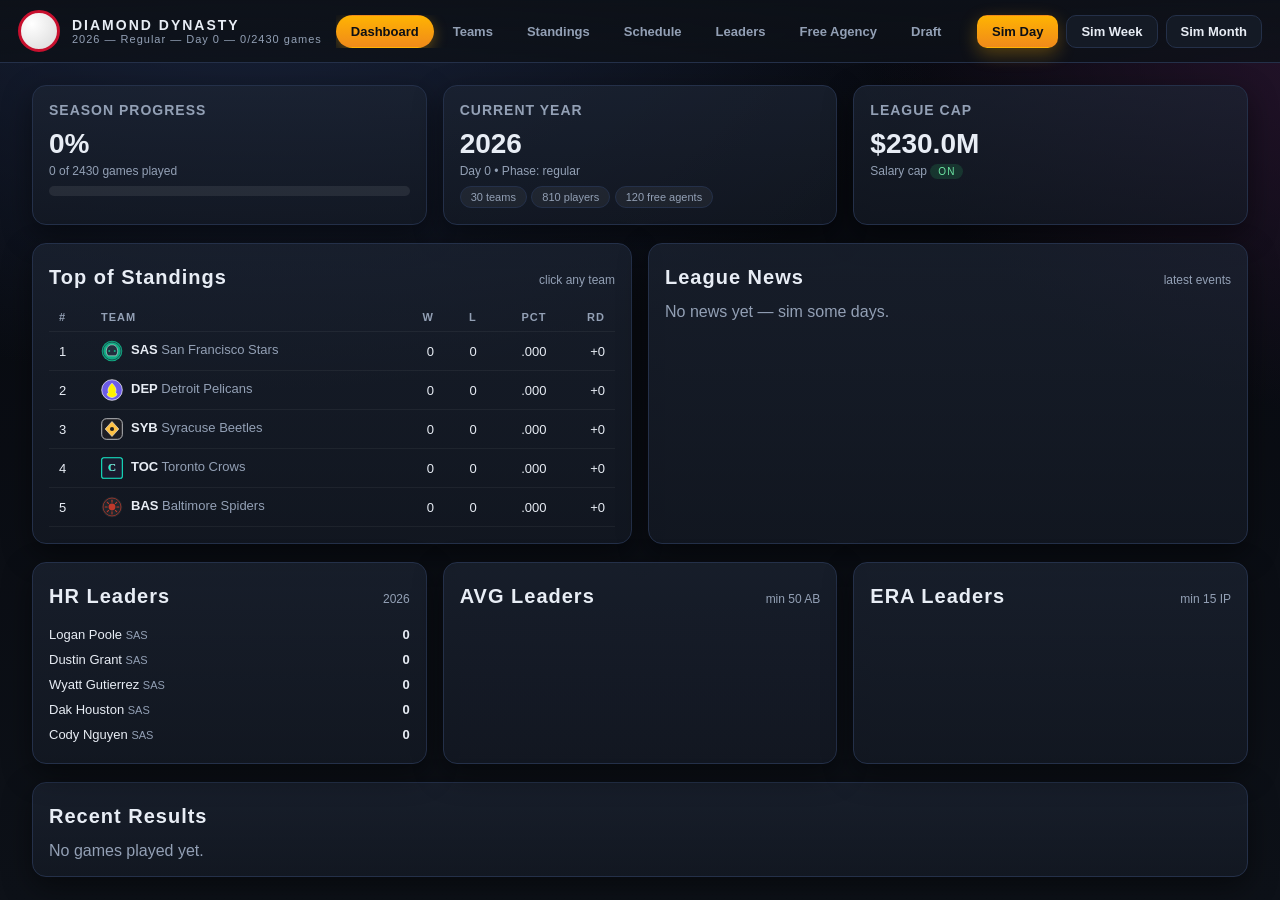
<file: bbgame/index.html>
<!DOCTYPE html>
<html lang="en">
<head>
<meta charset="UTF-8" />
<meta name="viewport" content="width=device-width, initial-scale=1.0, viewport-fit=cover" />
<meta name="apple-mobile-web-app-capable" content="yes" />
<meta name="apple-mobile-web-app-status-bar-style" content="black-translucent" />
<title>Diamond Dynasty Sim — Baseball Simulation</title>
<link rel="stylesheet" href="css/styles.css" />
<link rel="icon" href="data:image/svg+xml,%3Csvg xmlns='http://www.w3.org/2000/svg' viewBox='0 0 64 64'%3E%3Ccircle cx='32' cy='32' r='28' fill='%23f9f9f9' stroke='%23c8102e' stroke-width='3'/%3E%3Cpath d='M14 22 Q32 14 50 22' stroke='%23c8102e' stroke-width='2' fill='none'/%3E%3Cpath d='M14 42 Q32 50 50 42' stroke='%23c8102e' stroke-width='2' fill='none'/%3E%3C/svg%3E" />
</head>
<body>
<div id="splash" class="splash">
  <div class="splash-inner">
    <div class="splash-logo"></div>
    <h1>DIAMOND DYNASTY</h1>
    <p class="tagline">Pure Baseball Simulation</p>
    <div class="splash-loader"><div></div></div>
  </div>
</div>

<div id="app" class="app hidden">
  <header class="topbar">
    <div class="brand">
      <div class="brand-mark"></div>
      <div>
        <div class="brand-title">DIAMOND DYNASTY</div>
        <div class="brand-sub" id="season-indicator">Season — / —</div>
      </div>
    </div>
    <nav class="nav">
      <button data-view="dashboard" class="nav-btn active">Dashboard</button>
      <button data-view="teams" class="nav-btn">Teams</button>
      <button data-view="standings" class="nav-btn">Standings</button>
      <button data-view="schedule" class="nav-btn">Schedule</button>
      <button data-view="leaders" class="nav-btn">Leaders</button>
      <button data-view="freeagency" class="nav-btn">Free Agency</button>
      <button data-view="draft" class="nav-btn">Draft</button>
      <button data-view="playoffs" class="nav-btn">Playoffs</button>
      <button data-view="history" class="nav-btn">History</button>
      <button data-view="settings" class="nav-btn">Settings</button>
    </nav>
    <div class="topbar-actions">
      <button id="btn-sim-day" class="btn primary">Sim Day</button>
      <button id="btn-sim-week" class="btn">Sim Week</button>
      <button id="btn-sim-month" class="btn">Sim Month</button>
    </div>
  </header>

  <main id="view" class="view"></main>

  <div id="toast" class="toast"></div>
  <div id="modal" class="modal hidden">
    <div class="modal-card">
      <div class="modal-head">
        <div id="modal-title">Title</div>
        <button id="modal-close">×</button>
      </div>
      <div id="modal-body" class="modal-body"></div>
    </div>
  </div>

  <div id="game-overlay" class="game-overlay hidden">
    <div class="game-card">
      <div class="game-head">
        <div class="game-title" id="game-title">Game</div>
        <button id="game-close">×</button>
      </div>
      <div class="game-scoreline">
        <div class="score-team away">
          <div class="score-logo" id="away-logo"></div>
          <div class="score-name" id="away-name">Away</div>
          <div class="score-num" id="away-runs">0</div>
        </div>
        <div class="game-mid">
          <div class="inning" id="inning-label">Top 1st</div>
          <div class="count" id="count-label">0-0, 0 out</div>
        </div>
        <div class="score-team home">
          <div class="score-num" id="home-runs">0</div>
          <div class="score-name" id="home-name">Home</div>
          <div class="score-logo" id="home-logo"></div>
        </div>
      </div>
      <div class="game-linescore" id="linescore"></div>
      <div class="game-feed" id="play-feed"></div>
      <div class="game-actions">
        <button id="game-play" class="btn primary">Pause</button>
        <button id="game-fast" class="btn">Fast</button>
        <button id="game-finish" class="btn">Finish Game</button>
      </div>
    </div>
  </div>
</div>

<script src="js/data.js"></script>
<script src="js/util.js"></script>
<script src="js/generator.js"></script>
<script src="js/storage.js"></script>
<script src="js/league.js"></script>
<script src="js/sim.js"></script>
<script src="js/ui.js"></script>
<script src="js/app.js"></script>
</body>
</html>
</file>
<file: bbgame/css/styles.css>
/* Diamond Dynasty Sim — Stylesheet */
:root {
  --bg-0: #07090f;
  --bg-1: #0d1118;
  --bg-2: #141a25;
  --bg-3: #1c2433;
  --line: #243049;
  --text: #e8edf5;
  --text-dim: #93a0b5;
  --text-mute: #5f6c80;
  --accent: #ffb302;
  --accent-2: #ff5b3a;
  --green: #2ecc71;
  --red: #ff4747;
  --blue: #4aa8ff;
  --purple: #a072ff;
  --gold: #ffd54a;
  --shadow: 0 10px 30px rgba(0,0,0,0.45);
  --radius: 14px;
  --radius-sm: 8px;
}
* { box-sizing: border-box; }
html, body { margin: 0; padding: 0; height: 100%; }
body {
  font-family: -apple-system, BlinkMacSystemFont, "Segoe UI", Roboto, Inter, "Helvetica Neue", Arial, sans-serif;
  background: radial-gradient(1200px 800px at 20% -10%, #1b2640 0%, transparent 60%),
              radial-gradient(900px 700px at 110% 0%, #2a1530 0%, transparent 60%),
              linear-gradient(180deg, var(--bg-0), var(--bg-1));
  color: var(--text);
  min-height: 100vh;
  overflow-x: hidden;
  -webkit-font-smoothing: antialiased;
}
.hidden { display: none !important; }

/* === Splash === */
.splash {
  position: fixed; inset: 0; display: flex; align-items: center; justify-content: center;
  background: radial-gradient(800px 600px at 50% 30%, #1b2640, var(--bg-0));
  z-index: 9999;
}
.splash-inner { text-align: center; }
.splash-logo {
  width: 120px; height: 120px; margin: 0 auto 20px;
  border-radius: 50%;
  background: radial-gradient(circle at 30% 30%, #fff 0%, #f0f0f0 40%, #d9d9d9 70%, #b8b8b8 100%);
  border: 6px solid #c8102e;
  box-shadow: 0 0 60px rgba(255,179,2,0.35), inset 0 0 20px rgba(0,0,0,0.1);
  position: relative;
}
.splash-logo::before, .splash-logo::after {
  content: ""; position: absolute; left: 10%; right: 10%; height: 30px;
  border: 2.5px solid #c8102e; border-radius: 50%;
}
.splash-logo::before { top: 8%; border-color: #c8102e transparent transparent transparent; }
.splash-logo::after { bottom: 8%; border-color: transparent transparent #c8102e transparent; }
.splash h1 {
  margin: 0; font-size: 38px; letter-spacing: 6px; font-weight: 900;
  background: linear-gradient(180deg, #fff, #ffd54a);
  -webkit-background-clip: text; background-clip: text; color: transparent;
}
.tagline { color: var(--text-dim); letter-spacing: 4px; margin: 6px 0 30px; font-size: 12px; }
.splash-loader {
  width: 220px; height: 4px; margin: 0 auto; background: rgba(255,255,255,0.07); border-radius: 4px; overflow: hidden;
}
.splash-loader div {
  width: 30%; height: 100%; background: linear-gradient(90deg, var(--accent), var(--accent-2));
  animation: load 1.4s ease-in-out infinite;
}
@keyframes load {
  0%   { transform: translateX(-100%); }
  50%  { transform: translateX(220%); }
  100% { transform: translateX(-100%); }
}

/* === Top bar === */
.app { min-height: 100vh; display: flex; flex-direction: column; }
.topbar {
  position: sticky; top: 0; z-index: 100;
  display: grid; grid-template-columns: auto 1fr auto; align-items: center; gap: 14px;
  padding: 10px 18px;
  background: linear-gradient(180deg, rgba(13,17,24,0.95), rgba(13,17,24,0.82));
  backdrop-filter: blur(14px); -webkit-backdrop-filter: blur(14px);
  border-bottom: 1px solid var(--line);
}
.brand { display: flex; align-items: center; gap: 12px; }
.brand-mark {
  width: 42px; height: 42px; border-radius: 50%;
  background: radial-gradient(circle at 30% 30%, #fff, #d9d9d9);
  border: 3px solid #c8102e; position: relative;
}
.brand-title { font-weight: 900; letter-spacing: 2px; font-size: 14px; }
.brand-sub { font-size: 11px; color: var(--text-dim); letter-spacing: 1px; }
.nav { display: flex; gap: 4px; overflow-x: auto; scrollbar-width: none; }
.nav::-webkit-scrollbar { display: none; }
.nav-btn {
  background: transparent; color: var(--text-dim); border: 1px solid transparent;
  padding: 8px 14px; border-radius: 999px; cursor: pointer; font-weight: 600; font-size: 13px;
  white-space: nowrap; transition: all 160ms ease;
}
.nav-btn:hover { color: var(--text); background: rgba(255,255,255,0.04); }
.nav-btn.active {
  color: #0c0f15; background: linear-gradient(180deg, var(--accent), #f08a1a);
  box-shadow: 0 4px 14px rgba(255,179,2,0.35);
}
.topbar-actions { display: flex; gap: 8px; }

/* === Buttons === */
.btn {
  appearance: none; cursor: pointer; border: 1px solid var(--line);
  background: var(--bg-2); color: var(--text); padding: 8px 14px;
  border-radius: 10px; font-weight: 600; font-size: 13px; transition: all 140ms ease;
}
.btn:hover { background: var(--bg-3); transform: translateY(-1px); }
.btn:active { transform: translateY(0); }
.btn.primary {
  background: linear-gradient(180deg, var(--accent), #f08a1a); color: #0c0f15; border-color: transparent;
  box-shadow: 0 6px 18px rgba(255,179,2,0.3);
}
.btn.primary:hover { filter: brightness(1.08); }
.btn.danger { background: linear-gradient(180deg, #ff5b3a, #c43320); color: #fff; border-color: transparent; }
.btn.ghost { background: transparent; }
.btn.small { padding: 5px 10px; font-size: 12px; border-radius: 8px; }

/* === Views === */
.view { padding: 22px clamp(12px, 3vw, 32px); flex: 1; }
.section-title {
  display: flex; align-items: baseline; justify-content: space-between; margin: 6px 0 14px;
}
.section-title h2 { margin: 0; font-size: 20px; letter-spacing: 1px; }
.section-title .sub { color: var(--text-dim); font-size: 12px; }

.grid { display: grid; gap: 16px; }
.grid.cols-2 { grid-template-columns: repeat(2, minmax(0, 1fr)); }
.grid.cols-3 { grid-template-columns: repeat(3, minmax(0, 1fr)); }
.grid.cols-4 { grid-template-columns: repeat(4, minmax(0, 1fr)); }
.grid.cols-auto { grid-template-columns: repeat(auto-fill, minmax(260px, 1fr)); }
@media (max-width: 900px) {
  .grid.cols-3, .grid.cols-4 { grid-template-columns: repeat(2, 1fr); }
}
@media (max-width: 600px) {
  .grid.cols-2, .grid.cols-3, .grid.cols-4 { grid-template-columns: 1fr; }
}

.card {
  background: linear-gradient(180deg, rgba(28,36,51,0.7), rgba(20,26,37,0.7));
  border: 1px solid var(--line); border-radius: var(--radius);
  padding: 16px; box-shadow: var(--shadow);
}
.card.tight { padding: 12px; }
.card h3 { margin: 0 0 10px; font-size: 14px; letter-spacing: 1px; color: var(--text-dim); text-transform: uppercase; }
.kpi { font-size: 28px; font-weight: 800; }
.kpi-row { display: flex; gap: 18px; flex-wrap: wrap; }
.kpi-row .kpi-cell { flex: 1; min-width: 140px; }
.kpi-cell .label { color: var(--text-dim); font-size: 11px; letter-spacing: 1px; text-transform: uppercase; }
.kpi-cell .value { font-size: 22px; font-weight: 800; margin-top: 4px; }

/* === Tables === */
table.tbl { width: 100%; border-collapse: collapse; font-size: 13px; }
table.tbl th, table.tbl td { text-align: left; padding: 8px 10px; border-bottom: 1px solid rgba(255,255,255,0.05); }
table.tbl th { color: var(--text-dim); font-weight: 600; text-transform: uppercase; font-size: 11px; letter-spacing: 1px; }
table.tbl tr:hover td { background: rgba(255,255,255,0.03); }
table.tbl tr.clickable { cursor: pointer; }
table.tbl tr.clickable:hover td { background: rgba(255,179,2,0.06); }
table.tbl td.num, table.tbl th.num { text-align: right; font-variant-numeric: tabular-nums; }
.scroll-wrap { overflow-x: auto; }

.badge {
  display: inline-block; font-size: 10px; padding: 2px 8px; border-radius: 999px;
  background: rgba(255,255,255,0.08); color: var(--text-dim); letter-spacing: 1px;
}
.badge.green { background: rgba(46,204,113,0.16); color: #6ee7a4; }
.badge.red { background: rgba(255,71,71,0.16); color: #ff8a8a; }
.badge.blue { background: rgba(74,168,255,0.16); color: #8cc6ff; }
.badge.gold { background: rgba(255,213,74,0.18); color: #ffd96a; }
.badge.purple { background: rgba(160,114,255,0.18); color: #c4a5ff; }

/* === Team card === */
.team-card {
  background: linear-gradient(160deg, rgba(28,36,51,0.85), rgba(20,26,37,0.85));
  border: 1px solid var(--line); border-radius: var(--radius);
  padding: 14px; display: flex; gap: 14px; align-items: center; cursor: pointer; transition: transform 160ms ease, border-color 160ms ease;
}
.team-card:hover { transform: translateY(-3px); border-color: var(--accent); }
.team-logo {
  width: 64px; height: 64px; border-radius: 50%; flex-shrink: 0;
  display: flex; align-items: center; justify-content: center;
}
.team-logo svg { width: 100%; height: 100%; }
.team-meta .name { font-weight: 800; font-size: 16px; }
.team-meta .city { color: var(--text-dim); font-size: 12px; letter-spacing: 1px; text-transform: uppercase; }
.team-meta .rec { font-size: 12px; color: var(--text-dim); margin-top: 6px; }
.team-meta .rec strong { color: var(--text); }

/* === Roster / Player === */
.player-row {
  display: grid; grid-template-columns: 44px 1fr 60px 60px 60px 60px 70px; gap: 8px;
  align-items: center; padding: 8px 10px; border-bottom: 1px solid rgba(255,255,255,0.05);
  font-size: 13px;
}
.player-row:hover { background: rgba(255,255,255,0.03); cursor: pointer; }
.player-avatar { width: 36px; height: 36px; border-radius: 50%; background: var(--bg-3); overflow: hidden; }
.player-avatar svg { width: 100%; height: 100%; display: block; }

.player-detail-head {
  display: flex; gap: 18px; align-items: center; padding: 12px 14px;
  background: linear-gradient(160deg, rgba(28,36,51,0.85), rgba(20,26,37,0.6));
  border-radius: var(--radius); margin-bottom: 14px;
}
.player-detail-head .player-avatar { width: 84px; height: 84px; }
.player-detail-head .name { font-size: 22px; font-weight: 800; }
.player-detail-head .meta { color: var(--text-dim); font-size: 13px; margin-top: 4px; }

/* === Ratings === */
.rating-bar {
  height: 10px; background: rgba(255,255,255,0.08); border-radius: 999px; overflow: hidden; position: relative;
}
.rating-bar > div { height: 100%; background: linear-gradient(90deg, #ff5b3a, #ffb302, #2ecc71); border-radius: 999px; }
.rating-grid { display: grid; grid-template-columns: 110px 1fr 40px; gap: 6px 12px; align-items: center; font-size: 12px; }
.rating-grid .label { color: var(--text-dim); text-transform: uppercase; letter-spacing: 1px; font-size: 10px; }
.rating-grid .val { font-variant-numeric: tabular-nums; text-align: right; font-weight: 700; }
.editable {
  background: rgba(255,255,255,0.05); border: 1px solid var(--line); color: var(--text);
  border-radius: 6px; padding: 4px 6px; width: 60px; font-size: 12px; font-variant-numeric: tabular-nums;
}
.editable:focus { outline: 2px solid var(--accent); border-color: var(--accent); }

/* === Game overlay === */
.game-overlay {
  position: fixed; inset: 0; background: rgba(0,0,0,0.75); z-index: 200;
  display: flex; align-items: center; justify-content: center; padding: 16px;
  backdrop-filter: blur(10px); -webkit-backdrop-filter: blur(10px);
}
.game-card {
  width: min(720px, 100%); max-height: 92vh; overflow: hidden;
  background: linear-gradient(180deg, #11161f, #0a0d13);
  border: 1px solid var(--line); border-radius: var(--radius);
  box-shadow: var(--shadow); display: flex; flex-direction: column;
}
.game-head { display: flex; justify-content: space-between; align-items: center; padding: 12px 16px; border-bottom: 1px solid var(--line); }
.game-title { font-weight: 800; letter-spacing: 1px; }
.game-head button { background: transparent; color: var(--text-dim); border: none; font-size: 22px; cursor: pointer; }
.game-scoreline {
  display: grid; grid-template-columns: 1fr auto 1fr; align-items: center; gap: 18px;
  padding: 18px 18px 10px;
}
.score-team { display: flex; align-items: center; gap: 12px; }
.score-team.home { flex-direction: row-reverse; }
.score-logo { width: 56px; height: 56px; border-radius: 50%; overflow: hidden; }
.score-logo svg { width: 100%; height: 100%; }
.score-name { font-weight: 800; font-size: 18px; }
.score-num { font-size: 38px; font-weight: 900; font-variant-numeric: tabular-nums; min-width: 56px; text-align: center; color: var(--accent); }
.game-mid { text-align: center; }
.inning { font-weight: 800; letter-spacing: 1px; color: var(--accent-2); }
.count { color: var(--text-dim); font-size: 12px; margin-top: 4px; }
.game-linescore {
  display: grid; gap: 4px; padding: 8px 18px 0; font-size: 12px;
}
.linescore-row { display: grid; grid-template-columns: 120px repeat(9, 1fr) 50px 50px 50px; gap: 4px; align-items: center; }
.linescore-row.head { color: var(--text-mute); font-size: 10px; letter-spacing: 1px; }
.linescore-row .cell { text-align: center; padding: 4px; background: rgba(255,255,255,0.04); border-radius: 6px; font-variant-numeric: tabular-nums; }
.linescore-row .name-cell { text-align: left; padding: 4px 8px; font-weight: 700; background: transparent; }
.game-feed {
  flex: 1; overflow-y: auto; padding: 12px 18px; font-size: 13px; line-height: 1.55;
  margin: 8px 0; border-top: 1px solid var(--line); border-bottom: 1px solid var(--line);
  min-height: 180px; max-height: 280px;
}
.feed-line { padding: 4px 0; border-bottom: 1px dashed rgba(255,255,255,0.05); animation: fade 280ms ease; }
.feed-line:last-child { border-bottom: none; }
.feed-line.hr { color: var(--accent); font-weight: 700; }
.feed-line.k { color: var(--red); }
.feed-line.hit { color: var(--green); }
.feed-line.event { color: var(--blue); font-style: italic; }
.feed-line.end { color: var(--gold); font-weight: 800; }
@keyframes fade { from { opacity: 0; transform: translateY(4px); } to { opacity: 1; transform: none; } }
.game-actions { display: flex; gap: 8px; padding: 12px 18px; }

/* === Modal === */
.modal {
  position: fixed; inset: 0; background: rgba(0,0,0,0.7); z-index: 300;
  display: flex; align-items: center; justify-content: center; padding: 16px;
  backdrop-filter: blur(8px); -webkit-backdrop-filter: blur(8px);
}
.modal-card {
  width: min(640px, 100%); max-height: 90vh; display: flex; flex-direction: column;
  background: linear-gradient(180deg, #11161f, #0a0d13); border: 1px solid var(--line); border-radius: var(--radius); box-shadow: var(--shadow);
}
.modal-head { display: flex; justify-content: space-between; align-items: center; padding: 14px 16px; border-bottom: 1px solid var(--line); font-weight: 800; }
.modal-head button { background: transparent; color: var(--text-dim); border: none; font-size: 22px; cursor: pointer; }
.modal-body { padding: 16px; overflow-y: auto; }

/* === Toast === */
.toast {
  position: fixed; bottom: 20px; left: 50%; transform: translateX(-50%) translateY(40px);
  background: #11161f; border: 1px solid var(--line); border-radius: 10px; padding: 10px 16px;
  font-size: 13px; opacity: 0; pointer-events: none; transition: all 220ms ease; z-index: 500;
  box-shadow: var(--shadow);
}
.toast.show { opacity: 1; transform: translateX(-50%) translateY(0); }

/* === Forms === */
input[type="text"], input[type="number"], select, textarea {
  background: rgba(255,255,255,0.05); color: var(--text); border: 1px solid var(--line);
  border-radius: 8px; padding: 8px 10px; font-size: 13px; width: 100%;
  font-family: inherit;
}
input[type="text"]:focus, input[type="number"]:focus, select:focus { outline: 2px solid var(--accent); border-color: var(--accent); }
label.field { display: block; margin-bottom: 12px; font-size: 12px; color: var(--text-dim); letter-spacing: 1px; text-transform: uppercase; }
label.field input, label.field select { margin-top: 4px; }
.toggle { display: inline-flex; align-items: center; gap: 8px; cursor: pointer; font-size: 13px; color: var(--text-dim); }
.toggle input { appearance: none; width: 38px; height: 22px; background: var(--bg-3); border-radius: 999px; position: relative; cursor: pointer; border: 1px solid var(--line); transition: all 200ms; }
.toggle input:checked { background: var(--accent); }
.toggle input::after { content: ""; position: absolute; top: 2px; left: 2px; width: 16px; height: 16px; background: #fff; border-radius: 50%; transition: all 200ms; }
.toggle input:checked::after { left: 18px; }

/* === Bracket === */
.bracket {
  display: grid; grid-template-columns: repeat(4, 1fr); gap: 22px; align-items: stretch;
  padding: 14px; overflow-x: auto;
}
.bracket-col { display: flex; flex-direction: column; justify-content: space-around; gap: 12px; min-width: 180px; }
.bracket-match {
  background: rgba(255,255,255,0.04); border: 1px solid var(--line); border-radius: 10px; padding: 8px 10px;
  font-size: 12px; position: relative;
}
.bracket-match .team { display: flex; justify-content: space-between; align-items: center; padding: 4px 0; }
.bracket-match .team.win { font-weight: 800; color: var(--accent); }
.bracket-match .team.lose { color: var(--text-dim); }
.bracket-match .seed { font-size: 10px; background: rgba(255,255,255,0.07); padding: 1px 6px; border-radius: 4px; margin-right: 6px; }

/* === Schedule === */
.day-block { margin-bottom: 18px; }
.day-head { font-size: 12px; color: var(--text-dim); letter-spacing: 1px; margin-bottom: 6px; text-transform: uppercase; }
.game-row {
  display: grid; grid-template-columns: 1fr auto 60px auto 1fr; align-items: center; gap: 10px;
  background: rgba(255,255,255,0.04); border: 1px solid var(--line); border-radius: 10px;
  padding: 8px 12px; font-size: 13px; margin-bottom: 6px; cursor: pointer; transition: all 160ms;
}
.game-row:hover { border-color: var(--accent); transform: translateY(-1px); }
.game-row .left { text-align: right; }
.game-row .right { text-align: left; }
.game-row .mini-logo { width: 24px; height: 24px; border-radius: 50%; }
.game-row .vs { color: var(--text-mute); font-size: 11px; }
.game-row.finished { opacity: 0.85; }
.game-row .score-tag { font-weight: 800; color: var(--accent); font-variant-numeric: tabular-nums; }

.tag-W { color: var(--green); font-weight: 800; }
.tag-L { color: var(--red); font-weight: 800; }

/* === Avatar palette === */
.avatar-portrait { background: linear-gradient(180deg, #2a3346, #161c2a); }

/* === Misc === */
.divider { height: 1px; background: var(--line); margin: 12px 0; }
.muted { color: var(--text-dim); }
.right { text-align: right; }
.center { text-align: center; }
.pad-t { padding-top: 14px; }
.flex { display: flex; gap: 10px; }
.flex.between { justify-content: space-between; align-items: center; }
.flex.wrap { flex-wrap: wrap; }
.spacer { flex: 1; }
.chip {
  display: inline-flex; align-items: center; gap: 6px; padding: 4px 10px; border-radius: 999px;
  background: rgba(255,255,255,0.05); border: 1px solid var(--line); font-size: 11px; color: var(--text-dim);
}
.h-scroll { overflow-x: auto; }

.draft-card {
  border: 1px solid var(--line); border-radius: 10px; padding: 10px; background: rgba(255,255,255,0.03);
  display: grid; grid-template-columns: 56px 1fr auto; gap: 12px; align-items: center; cursor: pointer;
}
.draft-card:hover { border-color: var(--accent); }
.draft-card .pick { font-weight: 800; font-size: 20px; color: var(--accent); }

/* hide things gracefully on small */
@media (max-width: 720px) {
  .topbar { grid-template-columns: 1fr; }
  .topbar-actions { justify-content: center; }
  .player-row { grid-template-columns: 36px 1fr 50px 50px; }
  .player-row .col-extra { display: none; }
  .linescore-row { grid-template-columns: 70px repeat(9, 1fr) 36px 36px 36px; font-size: 10px; }
}
</file>
